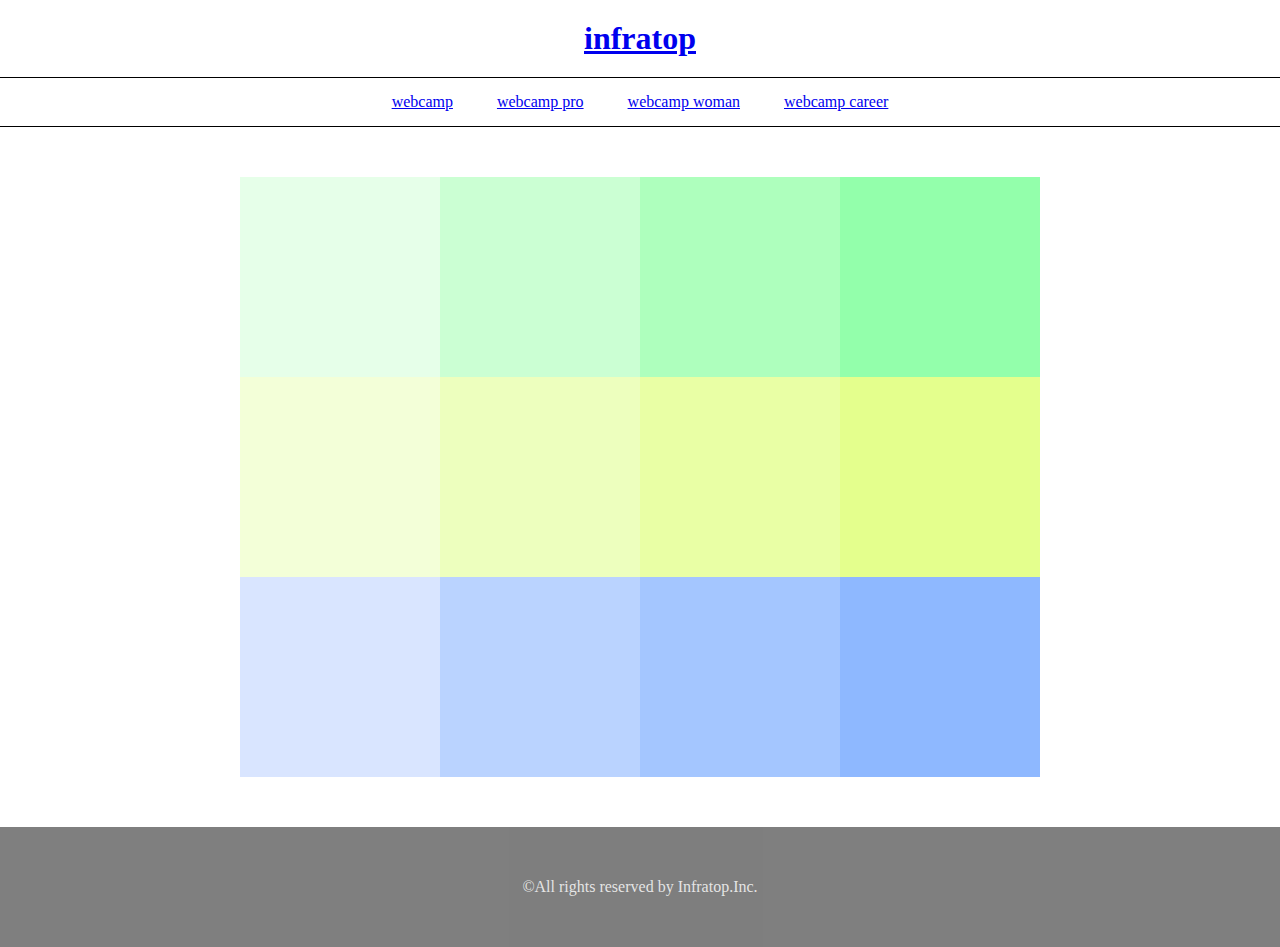
<file: chapter5_exercise/index.html>
<!DOCTYPE html>
<html lang="jp">
<head>
  <meta charset="UTF-8">
  <meta name="viewport" content="width=device-width, initial-scale=1.0">
  <meta http-equiv="X-UA-Compatible" content="ie=edge">
  <link rel="stylesheet" href="style.css"/>
  <title>演習問題5</title>
</head>
<body>
  <header>
    <h1> <a href="index.html">infratop</a></h1>
  </header>

  <nav>
    <ul>
      <li> <a href="index.html">webcamp</a></li>
      <li> <a href="index.html">webcamp pro</a></li>
      <li> <a href="index.html">webcamp woman</a></li>
      <li> <a href="index.html">webcamp career</a></li>
    </ul>
  </nav>

  <main>
    <div class="color1"></div>
    <div class="color2"></div>
    <div class="color3"></div>
    <div class="color4"></div>
    <div class="color5"></div>
    <div class="color6"></div>
    <div class="color7"></div>
    <div class="color8"></div>
    <div class="color9"></div>
    <div class="color10"></div>
    <div class="color11"></div>
    <div class="color12"></div>
  </main>

  <footer>
    <P>&copy;All rights reserved by Infratop.Inc.</P>
  </footer>
</body>
</html>
</file>
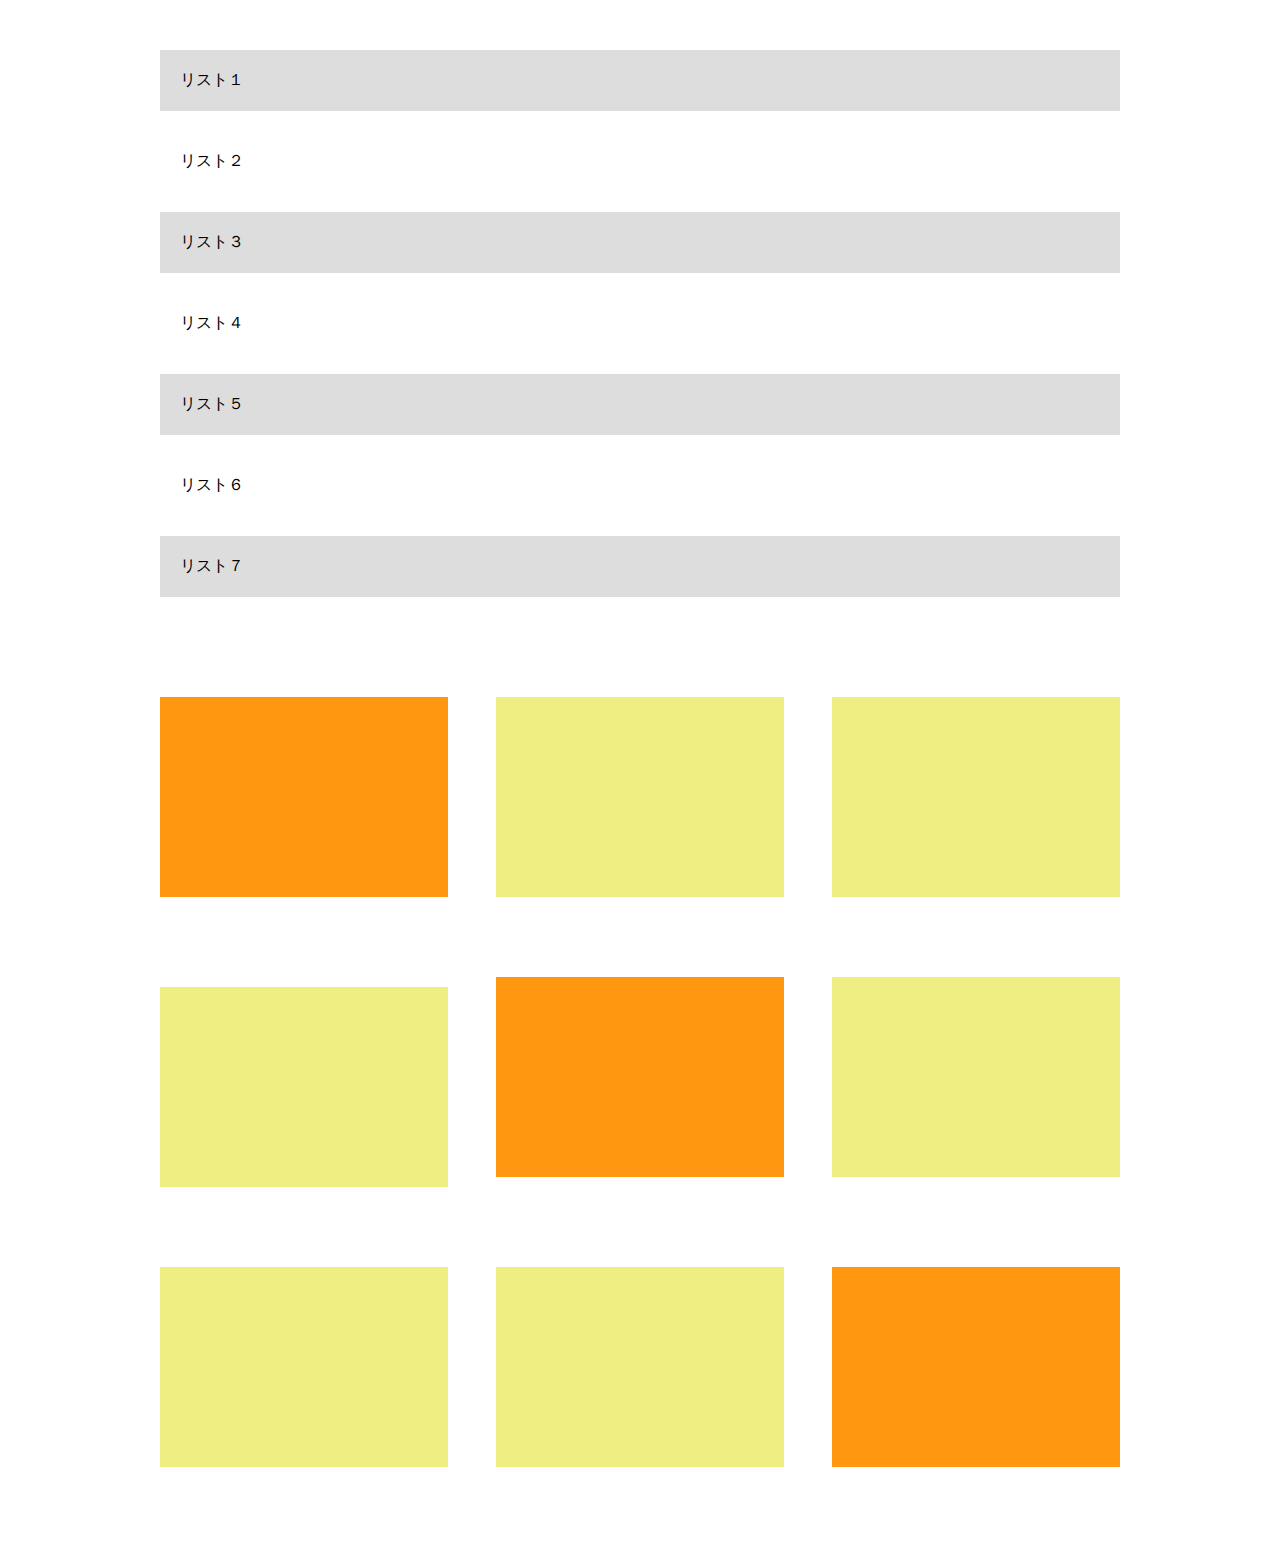
<file: chapter8_exercise/index.html>
<!DOCTYPE html>
<html lang="jp">
<head>
  <meta charset="UTF-8">
  <meta name="viewport" content="width=device-width, initial-scale=1.0">
  <meta http-equiv="X-UA-Compatible" content="ie=edge">
  <link rel="stylesheet" href="style.css"/>
  <title>演習問題８</title>
</head>
<body>
  <div class="row-list">
    <ul>
      <li>リスト１</li>
      <li>リスト２</li>
      <li>リスト３</li>
      <li>リスト４</li>
      <li>リスト５</li>
      <li>リスト６</li>
      <li>リスト７</li>
    </ul>
  </div>

  <div class="boxes">
    <div class="box"></div>
    <div class="box"></div>
    <div class="box"></div>
    <div class="box"></div>
    <div class="box"></div>
    <div class="box"></div>
    <div class="box"></div>
    <div class="box"></div>
    <div class="box"></div>

</body>
</html>
</file>
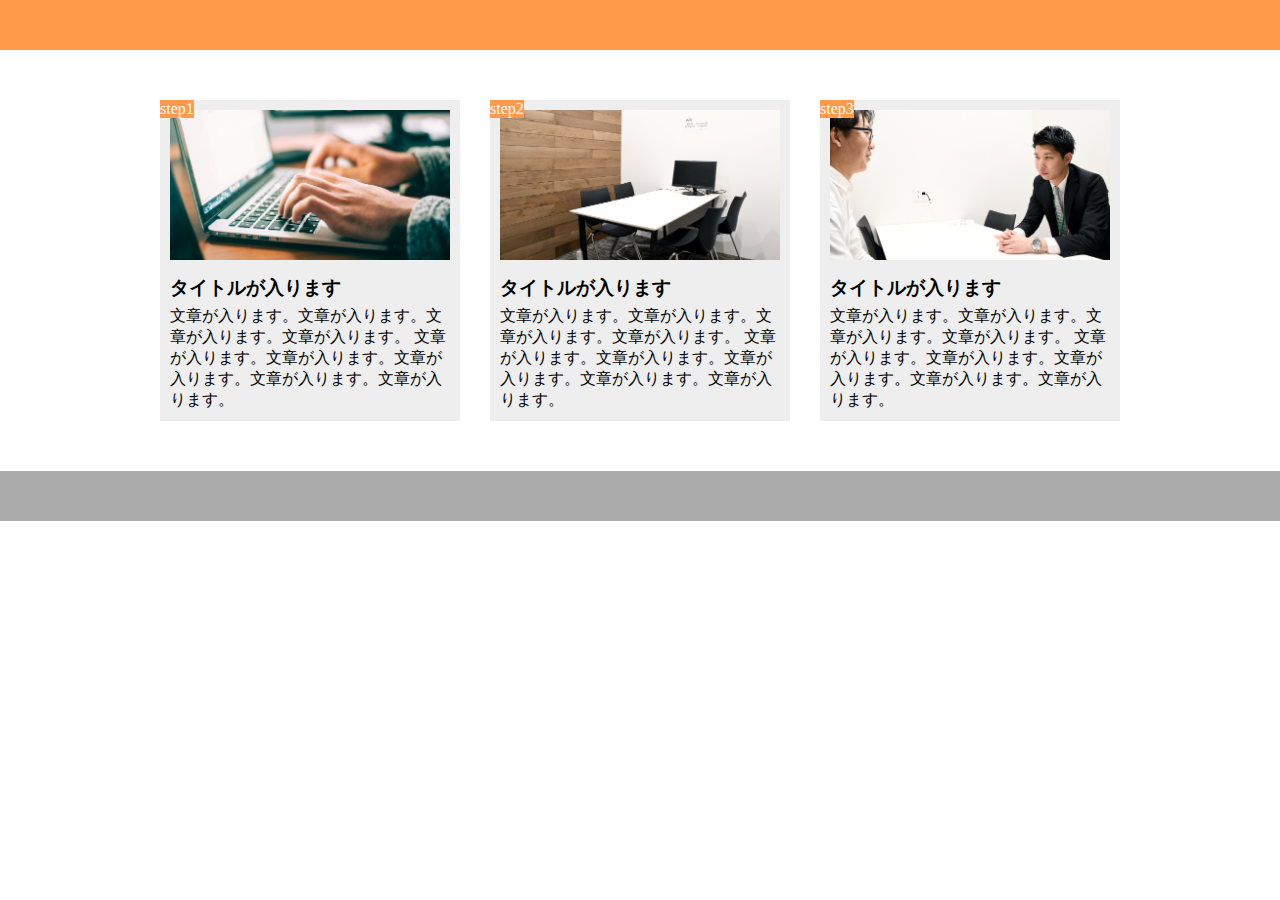
<file: Task1/index.html>
<!DOCTYPE html>
<html lang="jp">
<head>
  <meta charset="UTF-8">
  <meta name="viewport" content="width=device-width, initial-scale=1.0">
  <meta http-equiv="X-UA-Compatible" content="ie=edge">
  <link rel="stylesheet" href="style.css"/>
  <title>課題１</title>
</head>
<body>
  <header></header>
    <div class="main-visual">

      <div class="content">
        <div class="image1"><p><span>step1</span></p></div>
          <h3>タイトルが入ります</h3>
            <p>文章が入ります。文章が入ります。文章が入ります。文章が入ります。
               文章が入ります。文章が入ります。文章が入ります。文章が入ります。文章が入ります。
            </p>
      </div>

      <div class="content">
        <div class="image2"><p><span>step2</span></p></div>
          <h3>タイトルが入ります</h3>
            <p>文章が入ります。文章が入ります。文章が入ります。文章が入ります。
               文章が入ります。文章が入ります。文章が入ります。文章が入ります。文章が入ります。
            </p>
      </div>

      <div class="content">
        <div class="image3"><p><span>step3</span></p></div>
          <h3>タイトルが入ります</h3>
            <p>文章が入ります。文章が入ります。文章が入ります。文章が入ります。
               文章が入ります。文章が入ります。文章が入ります。文章が入ります。文章が入ります。
            </p>
      </div>

    </div>

  <footer></footer>
</body>
</html>
</file>
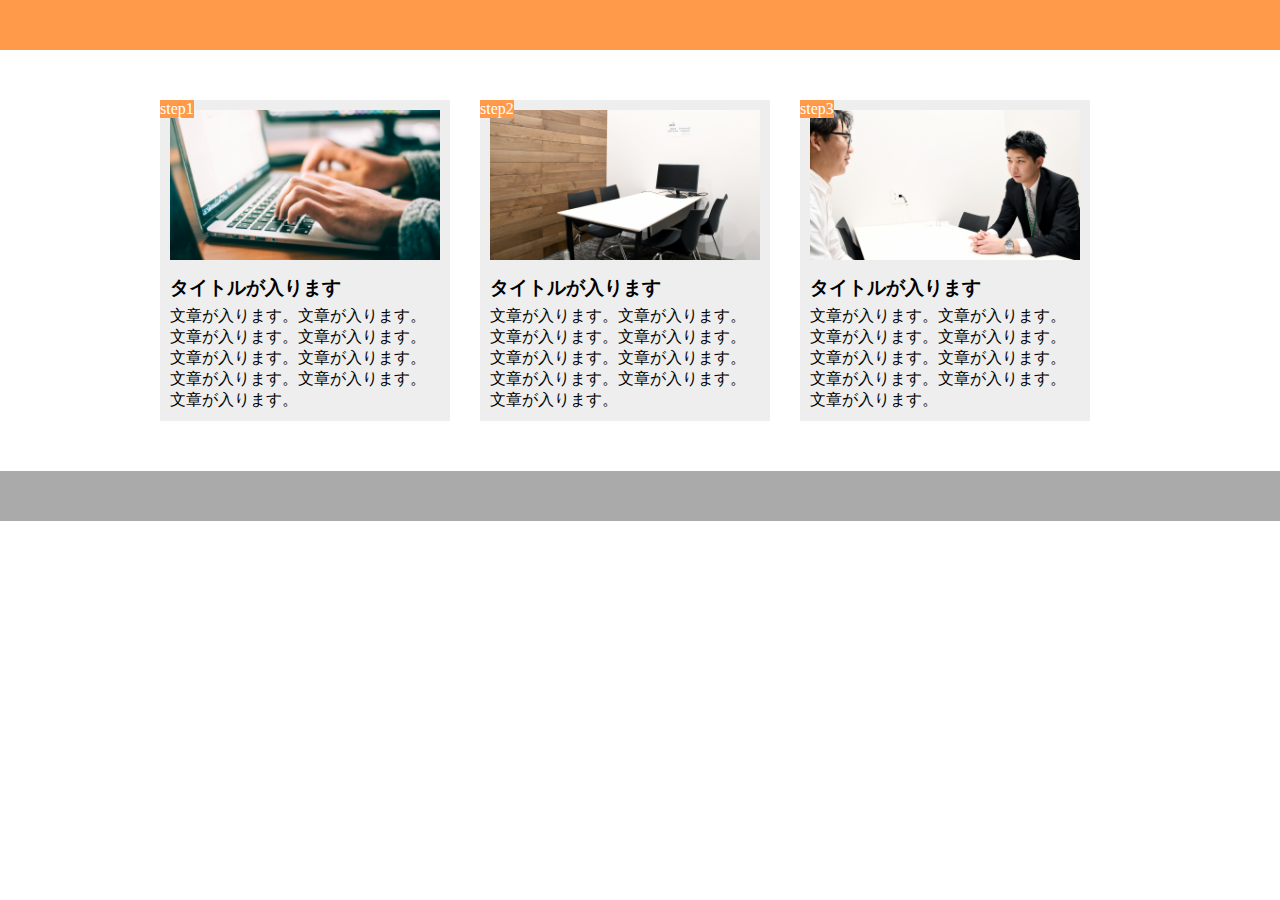
<file: chapter9_exercise/exercise2/index.html>
<!DOCTYPE html>
<html lang="jp">
<head>
  <meta charset="UTF-8">
  <meta name="viewport" content="width=device-width, initial-scale=1.0">
  <meta http-equiv="X-UA-Compatible" content="ie=edge">
  <link rel="stylesheet" href="style.css"/>
  <title>演習問題９</title>
</head>
<body>
  <header></header>
  <section>
    <div class="main-visual">

      <div class="content">
        <div class="image1"><p><span>step1</span></p></div>
          <h3>タイトルが入ります</h3>
            <p>文章が入ります。文章が入ります。文章が入ります。文章が入ります。
               文章が入ります。文章が入ります。文章が入ります。文章が入ります。文章が入ります。
            </p>
      </div>

      <div class="content">
        <div class="image2"><p><span>step2</span></p></div>
          <h3>タイトルが入ります</h3>
            <p>文章が入ります。文章が入ります。文章が入ります。文章が入ります。
               文章が入ります。文章が入ります。文章が入ります。文章が入ります。文章が入ります。
            </p>
      </div>

      <div class="content">
        <div class="image3"><p><span>step3</span></p></div>
          <h3>タイトルが入ります</h3>
            <p>文章が入ります。文章が入ります。文章が入ります。文章が入ります。
               文章が入ります。文章が入ります。文章が入ります。文章が入ります。文章が入ります。
            </p>
      </div>

    </div>
  </section>

  <footer></footer>
</body>
</html>
</file>
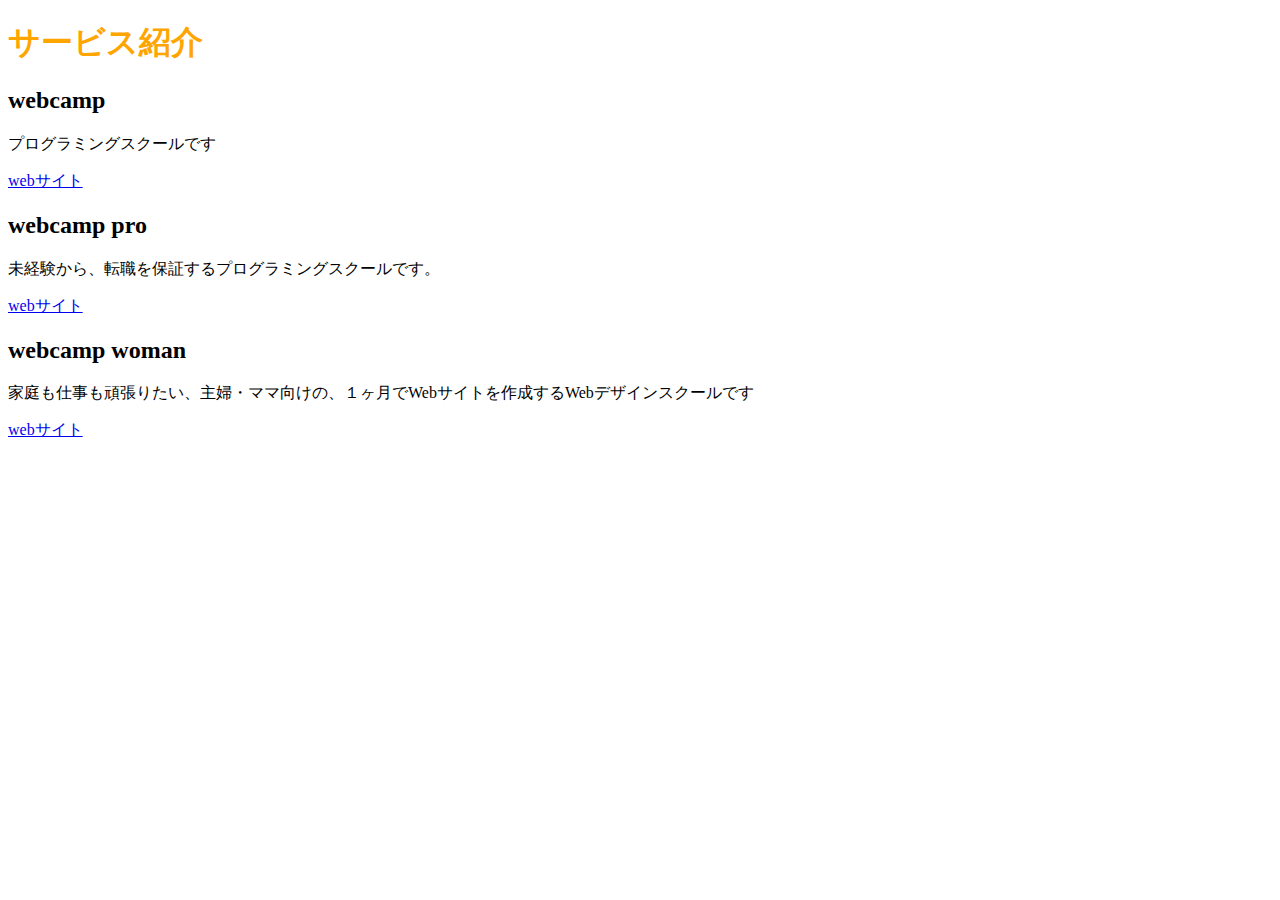
<file: chapter2_exercise/exercise.html>
<!DOCTYPE html>
<html lang="ja">
<head>
    <meta charset="UTF-8">
    <meta name="viewport" content="width=device-width, initial-scale=1.0">
    <meta http-equiv="X-UA-Compatible" content="ie=edge">
    <link rel="stylesheet" href="exercise.css"/>
    <title>演習問題</title>
</head>
<body>
    <h1>サービス紹介</h1>
        <h2>webcamp</h2>
            <p>プログラミングスクールです</p>
            <a href="#">webサイト</a>
        <h2>webcamp pro</h2>
            <p>未経験から、転職を保証するプログラミングスクールです。</p>
            <a href="#">webサイト</a>
        <h2>webcamp woman</h2>
            <P>家庭も仕事も頑張りたい、主婦・ママ向けの、１ヶ月でWebサイトを作成するWebデザインスクールです</P>
            <a href="#">webサイト</a>

</body>
</html>
</file>
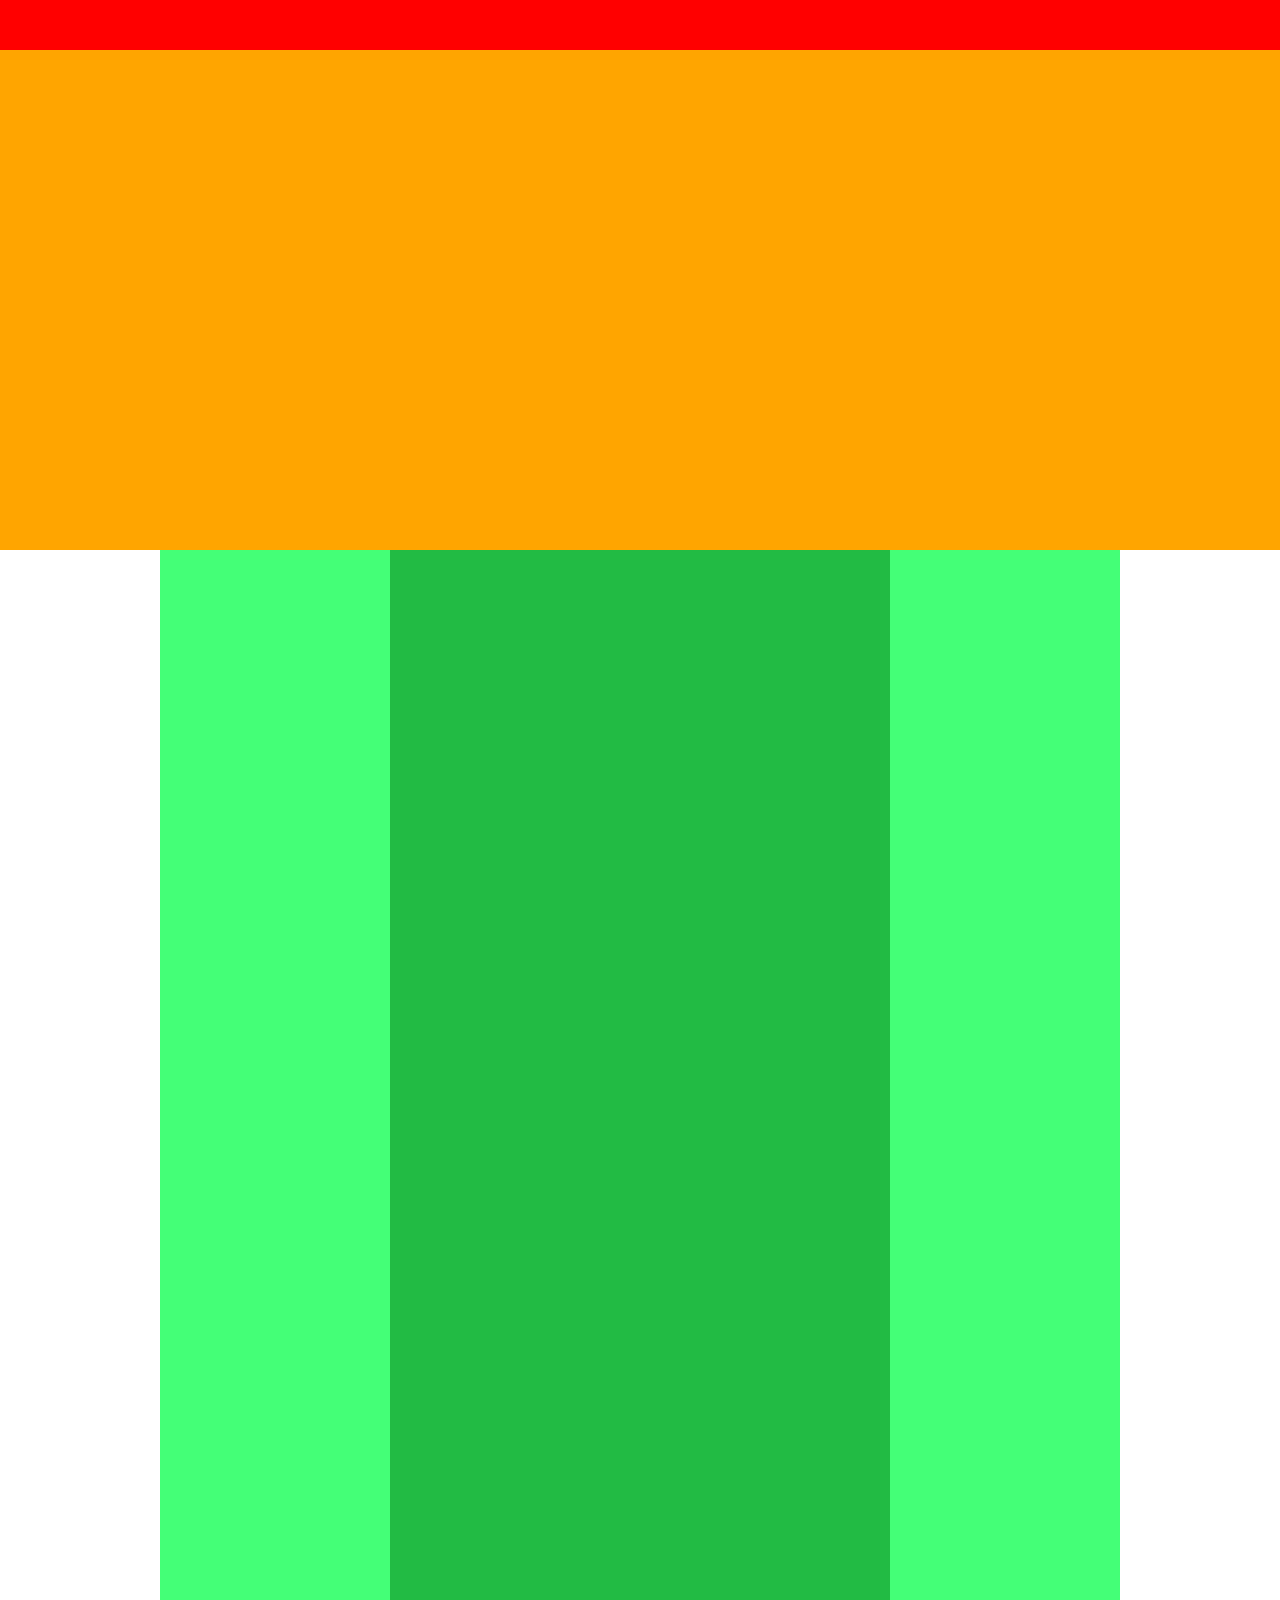
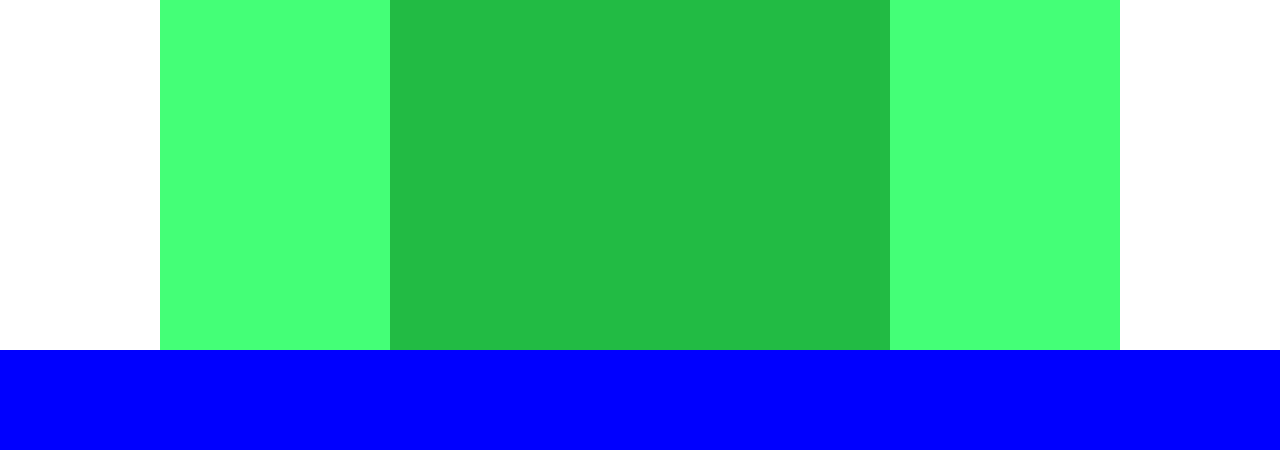
<file: chapter4_exercise/exercise.html>
<!DOCTYPE html>
<html lang="jp">
<head>
  <meta charset="UTF-8">
  <meta name="viewport" content="width=device-width, initial-scale=1.0">
  <meta http-equiv="X-UA-Compatible" content="ie=edge">
  <link rel="stylesheet" href="style.css"/>
  <title>演習問題４</title>
</head>
<body>
  <header>
    <div class="header-top"></div>
    <div class="header-bottom"></div>
  </header>

  <main>
    <div class="main-visual-side">
      <div class="main-visual-center"></div>
    </div>
  </main>

  <footer></footer>

</body>
</html>
</file>
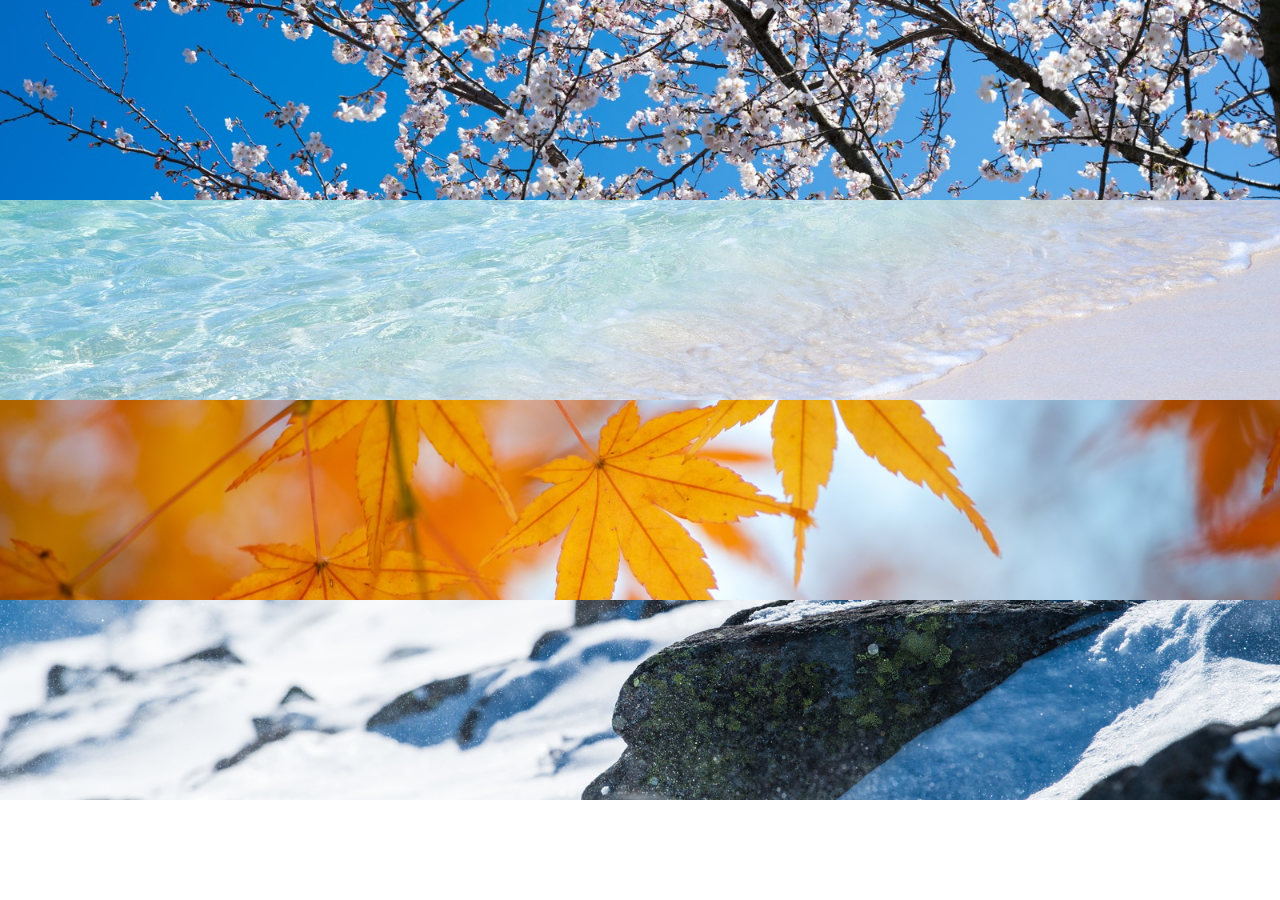
<file: chapter6_exercise/exercise6.html>
<!DOCTYPE html>
<html lang="jp">
<head>
  <meta charset="UTF-8">
  <meta name="viewport" content="width=device-width, initial-scale=1.0">
  <meta http-equiv="X-UA-Compatible" content="ie=edge">
  <link rel="stylesheet" href="exercise6.css"/>
  <title>演習課題６</title>
</head>
<body>
  <div class="spring"></div>
  <div class="summer"></div>
  <div class="fall"></div>
  <div class="winter"></div>

</body>
</html>
</file>
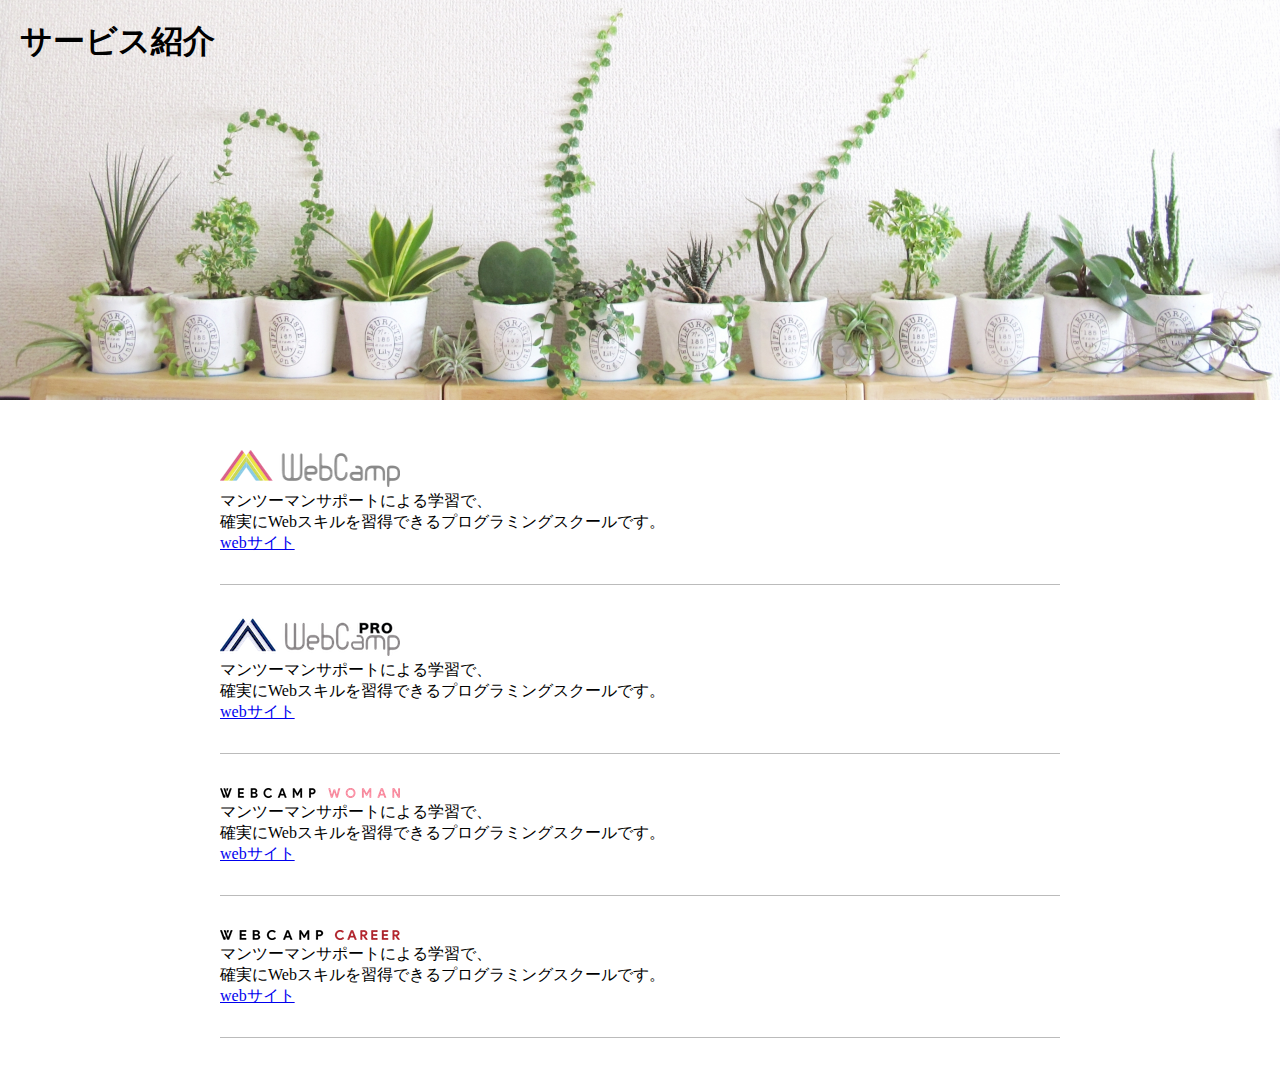
<file: chapter7_exercise/exercise.html>
<!DOCTYPE html>
<html lang="jp">
<head>
  <meta charset="UTF-8">
  <meta name="viewport" content="width=device-width, initial-scale=1.0">
  <meta http-equiv="X-UA-Compatible" content="ie=edge">
  <link rel="stylesheet" href="exercise.css"/>
  <title>演習問題７</title>
</head>
<body>
    <h1><div class="title">サービス紹介</div></h1>
      <div class="contents">
        <div class="description">
          <img src="img/wc-logo.png"></img>
          <p>マンツーマンサポートによる学習で、
          <br>確実にWebスキルを習得できるプログラミングスクールです。
          </p>
          <a href="#">webサイト</a>
        </div>
        <div class="description">
          <img src="img/wcp-logo.png"></img>
          <p>マンツーマンサポートによる学習で、
          <br>確実にWebスキルを習得できるプログラミングスクールです。
          </p>
          <a href="#">webサイト</a>
        </div>
        <div class="description">
          <img src="img/wcw-logo.png"></img>
          <p>マンツーマンサポートによる学習で、
          <br>確実にWebスキルを習得できるプログラミングスクールです。
          </p>
          <a href="#">webサイト</a>
        </div>
        <div id="description">
          <img src="img/wcc-logo.png"></img>
          <p>マンツーマンサポートによる学習で、
          <br>確実にWebスキルを習得できるプログラミングスクールです。
          </p>
          <a href="#">webサイト</a>
        </div>
      </div>

</body>
</html>
</file>
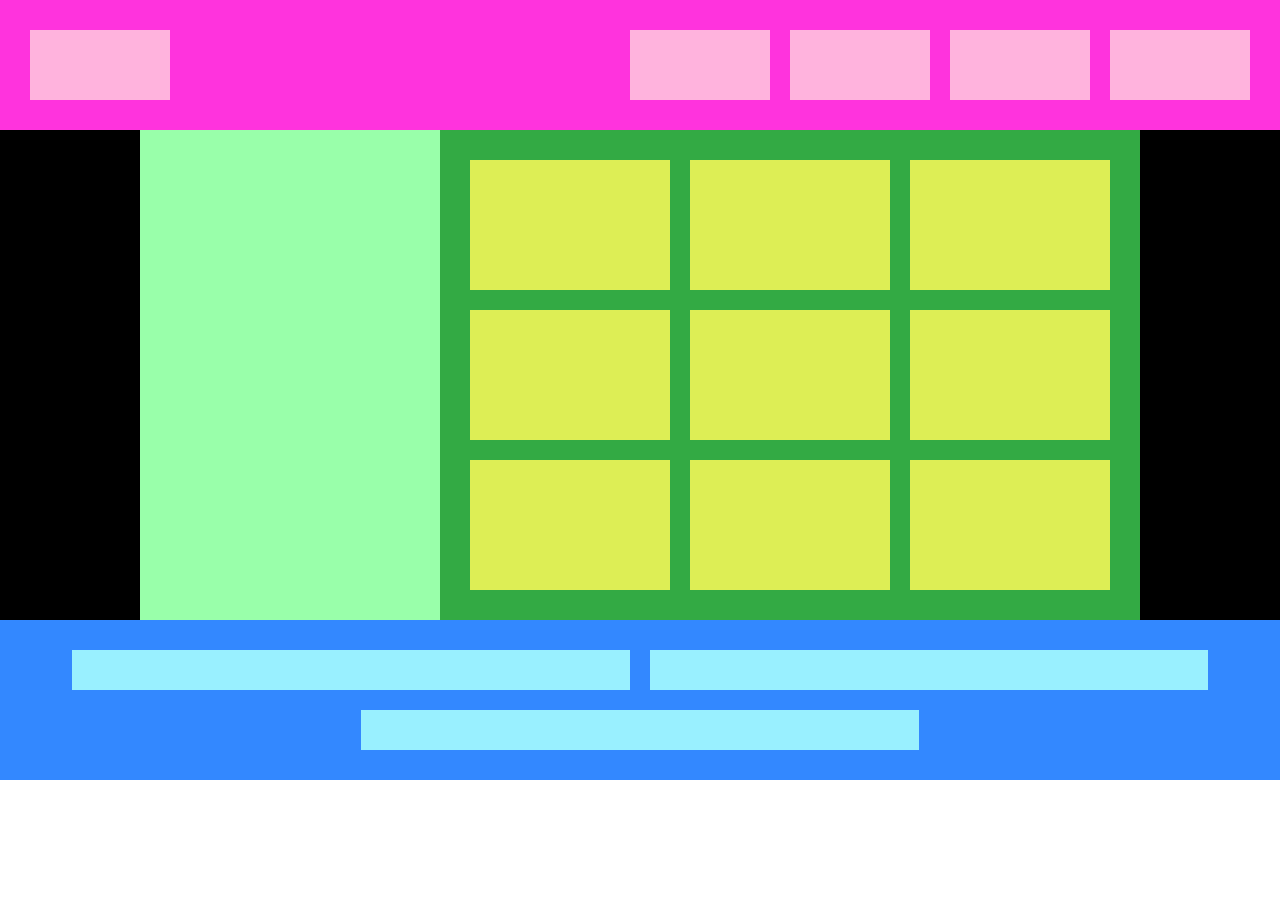
<file: flex/flex.html>
<!DOCTYPE html>
<html lang="jp">
<head>
  <meta charset="UTF-8">
  <meta name="viewport" content="width=device-width, initial-scale=1.0">
  <meta http-equiv="X-UA-Compatible" content="ie=edge">
  <link rel="stylesheet" href="style.css"/>
  <title>演習問題 flex</title>
</head>
<body>
  <header>
    <div class="five-squares"></div>
    <div class="five-squares"></div>
    <div class="five-squares"></div>
    <div class="five-squares"></div>
    <div class="five-squares"></div>
  </header>
  <main>
    <div class="left-square"></div>
    <div class="right-square">
      <div class="nine-squares"></div>
      <div class="nine-squares"></div>
      <div class="nine-squares"></div>
      <div class="nine-squares"></div>
      <div class="nine-squares"></div>
      <div class="nine-squares"></div>
      <div class="nine-squares"></div>
      <div class="nine-squares"></div>
      <div class="nine-squares"></div>
    </div>
  </main>
  <footer>
    <div class="three-squares"></div>
    <div class="three-squares"></div>
    <div class="three-squares"></div>
  </footer>
</body>
</html>
</file>
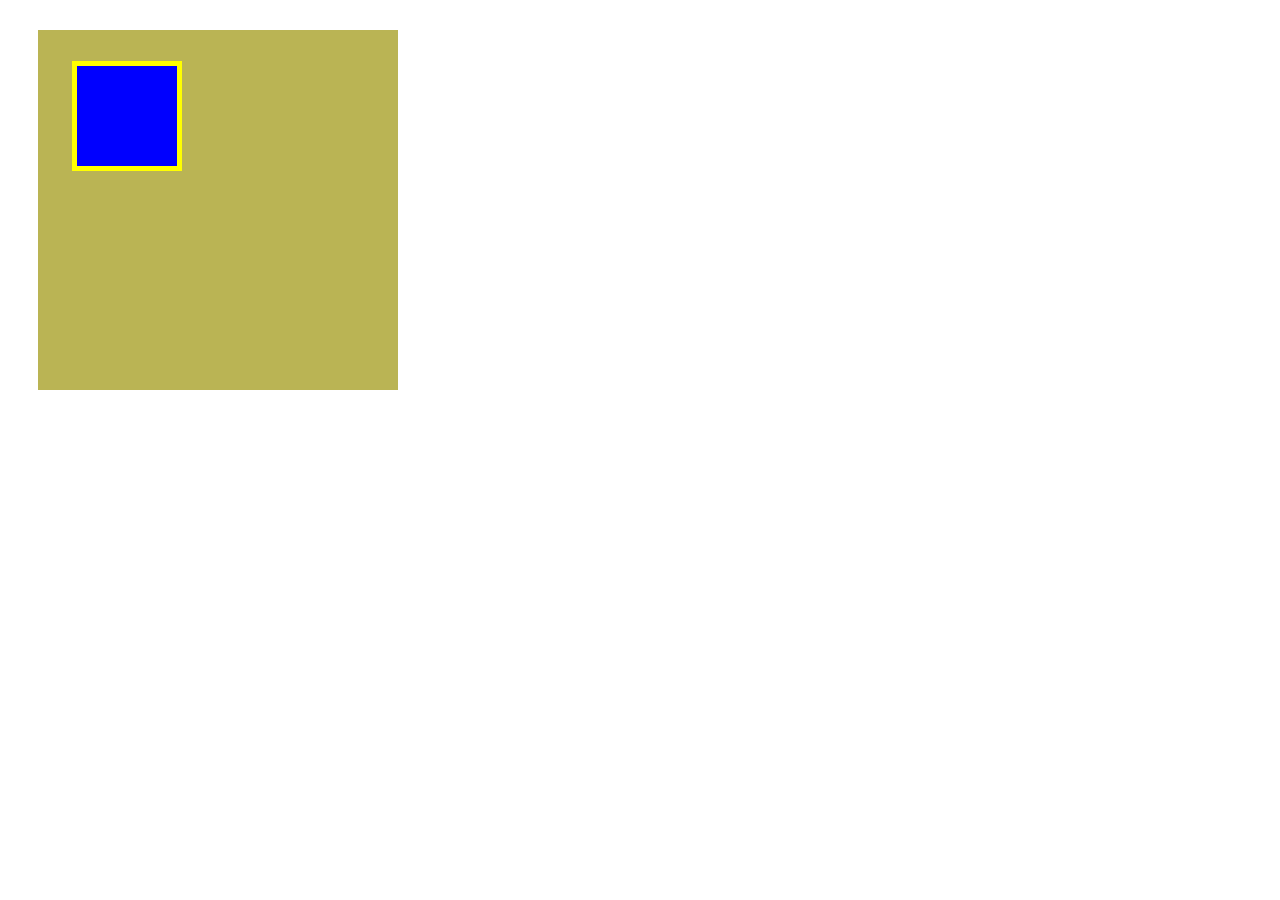
<file: chapter3_exercise/box/box.html>
<!DOCTYPE html>
<html lang="jp">
<head>
    <meta charset="UTF-8">
    <meta name="viewport" content="width=device-width, initial-scale=1.0">
    <meta http-equiv="X-UA-Compatible" content="ie=edge">
    <link rel="stylesheet" href="box.css"/>
    <title>BOX</title>
</head>
<body>
 <div class="box1">
     <div class="box2"></div>
 </div>
</body>
</html>
</file>
<file: chapter5_exercise/style.css>
*{
  margin: 0;
  padding: 0;
  box-sizing: border-box;
}

header{
  margin: 0 auto;
  padding: 20px 0;
  text-align: center;
}

ul{
  text-align: center;
  margin: 0 auto;
  border-top: solid 1px;
  border-bottom: solid 1px;
}

li{
  list-style: none;
  display: inline-block;
  padding: 15px 20px;
}

main{
  display: flex;
  flex-wrap: wrap;
  width: 800px;
  height: 600px;
  margin: 50px auto;
}

.color1{
  background-color: #e6ffe9;
  height: 200px;
  width: 200px;
}


.color2{
  background-color: #cbffd3;
  height: 200px;
  width: 200px;
}

.color3{
  background-color: #aeffbd;
  height: 200px;
  width: 200px;
}

.color4{
  background-color: #93ffab;
  height: 200px;
  width: 200px;
}

.color5{
  background-color: #f3ffd8;
  height: 200px;
  width: 200px;
}

.color6{
  background-color: #edffbe;
  height: 200px;
  width: 200px;
}

.color7{
  background-color: #e9ffa5;
  height: 200px;
  width: 200px;
}

.color8{
  background-color: #e4ff8d;
  height: 200px;
  width: 200px;
}

.color9{
  background-color: #d9e5ff;
  height: 200px;
  width: 200px;
}

.color10{
  background-color: #bad3ff;
  height: 200px;
  width: 200px;
}

.color11{
  background-color: #a4c6ff;
  height: 200px;
  width: 200px;
}

.color12{
  background-color: #8eb8ff;
  height: 200px;
  width: 200px;
}

footer{
  text-align: center;
  line-height: 120px;
  color: #cccccc;
  height: 120px;
  background-color: black ;
  opacity: 50%;
}
</file>
<file: chapter8_exercise/style.css>
*{
  margin: 0;
  padding: 0;
  box-sizing: border-box;
}

body{
  width: 960px;
  margin: 50px auto;
}

.row-list{
  margin: 50px auto;
}

ul{
  list-style-type: none;
}

li{
  margin: 20px auto;
  padding: 20px;
}

li:nth-child(odd){
  background-color: #ddd;
}

li:nth-child(even){
  background-color: #fff;
}

.boxes{
  width: 960px;
  margin: 50px auto;
  display: flex;
  flex-wrap: wrap;
}

.box{
  height: 200px;
  width: 30%;
}

.box:nth-child(1){
  margin: 50px 0 40px 0;
  background-color: #ff9710;
}

.box:nth-child(2){
  margin: 50px 5% 40px ;
  background-color: #eeee82;
}

.box:nth-child(3){
  margin: 50px 0 40px 0;
  background-color: #eeee82;
}

.box:nth-child(4){
  margin: 50px 0 40px 0;
  background-color: #eeee82;
}

.box:nth-child(5){
  margin: 40px 5%;
  background-color: #ff9710;
}

.box:nth-child(6){
  margin: 40px 0 40px;
  background-color: #eeee82;
}

.box:nth-child(7){
  margin: 40px 0 50px 0;
  background-color: #eeee82;
}

.box:nth-child(8){
  margin: 40px 5%;
  background-color: #eeee82;
}

.box:nth-child(9){
  margin: 40px 0 50px 0;
  background-color: #ff9710;
}
</file>
<file: Task1/style.css>
*{
  margin: 0;
  padding: 0;
  box-sizing: border-box;
}

header{
  height: 50px;
  background-color: #ff9a4b;
}

.content{
  width: 300px;
  margin-right: 30px;
  padding: 10px;
  background-color: #eee;
  position: relative;
}

.content:last-child {
  margin-right: 0;
}

.main-visual{
  width: 100%;
  margin: 50px auto;
  display: flex;
  justify-content: center;
}

.image1{
  height: 150px;
  background-size: cover;
  background-position: bottom;
  background-image: url(img/flow01.png);
}

.image2{
  height: 150px;
  background-size: cover;
  background-position: bottom;
  background-image: url(img/flow02.png);
}

.image3{

  height: 150px;
  background-size: cover;
  background-position: bottom;
  background-image: url(img/flow03.png);
}


span{
  background-color: #ff9a4b;
  color: white;
  position: absolute;
  top: 0;
  left: 0;
}

h3{
  margin: 15px 0 5px ;
}

footer{
  height: 50px;
  background-color: #aaaaaa;
}

@media screen and (max-width:768px){

  .main-visual{
    display: block;
    width: 100%;
    margin: 50px 0;
  }

  .content{
    margin: 20px auto;
    width: 90%;
  }

.content:last-child {
  margin-right: auto;
}



}
</file>
<file: chapter9_exercise/exercise2/style.css>
*{
  margin: 0;
  padding: 0;
  box-sizing: border-box;
}

header{
  height: 50px;
  background-color: #ff9a4b;
}

.content{
  width: 300px;
  margin-right: 30px;
  padding: 10px;
  background-color: #eeeeee;
  position: relative;
}

.main-visual{
  width: 960px;
  margin: 50px auto;
  display: flex;
}

.image1{
  height: 150px;
  background-size: cover;
  margin-bottom: 15px;
  background-repeat: no-repeat;
  background-position: bottom;
  background-image: url(img/flow01.png);
}

.image2{
  height: 150px;
  background-size: cover;
  margin-bottom: 15px;
  background-repeat: no-repeat;
  background-position: bottom;
  background-image: url(img/flow02.png);
}

.image3{
  height: 150px;
  background-size: cover;
  margin-bottom: 15px;
  background-repeat: no-repeat;
  background-position: bottom;
  background-image: url(img/flow03.png);
}


span{
  background-color: #ff9a4b;
  color: white;
  position: absolute;
  top: 0;
  left: 0;
}

h3{
  margin: 15px 0 5px 0;
}

footer{
  height: 50px;
  background-color: #aaaaaa;
}
</file>
<file: chapter2_exercise/exercise.css>
h1{
    color: orange;
}
</file>
<file: chapter4_exercise/style.css>
*{
  margin: 0;
  padding: 0;
  box-sizing: border-box;
}

header{
  height: 550px;
}

.header-top{
  height: 50px;
  background-color: red;
}

.header-bottom{
  height: 500px;
  background-color: orange;
}

main{
  height: 1400px;
  padding: 0 auto;
  display: flex;
  justify-content: center;
}

.main-visual-side{
  width: 960px;
  height: 100%;
  background-color: #4f7;
  display: flex;
  justify-content: center;
}

.main-visual-center{
  width: 500px;
  background-color: #2b4;
}

footer{
  height: 100px;
  background-color: blue;
}
</file>
<file: chapter6_exercise/exercise6.css>
* {
  margin: 0;
  padding: 0;
  box-sizing: border-box;
}

.spring{
  height: 200px;
  background-image: url(img/box1.jpg);
  background-position: center;
  background-size: cover;
}

.summer{
  height: 200px;
  background-image: url(img/box2.jpg);
  background-position: center;
  background-size: cover;
}

.fall{
  height: 200px;
  background-image: url(img/box3.jpg);
  background-position: center;
  background-size: cover;
}

.winter{
  height: 200px;
  background-image: url(img/box4.jpg);
  background-position: center;
  background-size: cover;
}
</file>
<file: chapter7_exercise/exercise.css>
*{
  margin: 0;
  padding: 0;
  box-sizing: border-box;
}

.title{
  width: 100%;
  height: 400px;
  background-image: url(img/mv.jpg);
  background-position: bottom;
  background-size: cover;
  padding: 20px;
}

.contents{
  width: 840px;
  margin: 50px auto;
}

.description{
  margin-bottom: 30px ;
  padding-bottom: 30px ;
  border-bottom: solid 1px #bbb;

}

#description{
  padding-bottom: 30px ;
  border-bottom: solid 1px #bbb;
}
</file>
<file: flex/style.css>
*{
  margin: 0;
  padding: 0;
  box-sizing: border-box;
}

header{
  padding: 30px 20px;
  background-color: #ff33dd;
  display: flex;
  justify-content: flex-end;
}

.five-squares{
  height: 70px;
  margin: 0 10px;
  flex-basis: 140px;
  background-color: #ffb3dd;
}

header>:first-child{
  margin-right: auto;
}

main{
  width: 100%;
  background-color: black;
  display: flex;
  justify-content: center;
}

.left-square{
  background-color: #99ffaa;
  width: 300px;
}

.right-square{
  display: flex;
  flex-wrap: wrap;
  justify-content: center;
  background-color: #33aa44;
  max-width: 700px;
  flex-grow: 1;
  padding: 20px
}

.nine-squares{
  background-color: #ddee55;
  margin: 10px;
  flex-basis: 200px;
  height: 130px;
}

footer{
  background-color: #3388ff;
  padding: 20px;
  display: flex;
  flex-wrap: wrap;
  justify-content: center;

}

.three-squares{
  flex-basis: 45%;
  max-width: 600px;
  height: 40px;
  margin: 10px;
  background-color: #99f0ff;
}
</file>
<file: chapter3_exercise/box/box.css>
.box1{
     height: 300px;
      width: 300px;
      background-color: #BAB454;
      margin: 30px;
      padding: 30px;
}
.box2{
    height: 100px;
    width: 100px;
    background-color: blue;
    border: 5px solid yellow;
    margin: 1px 2px  3px 4px;
    border: 1px, 2px, 3px ,4px;
}
</file>
